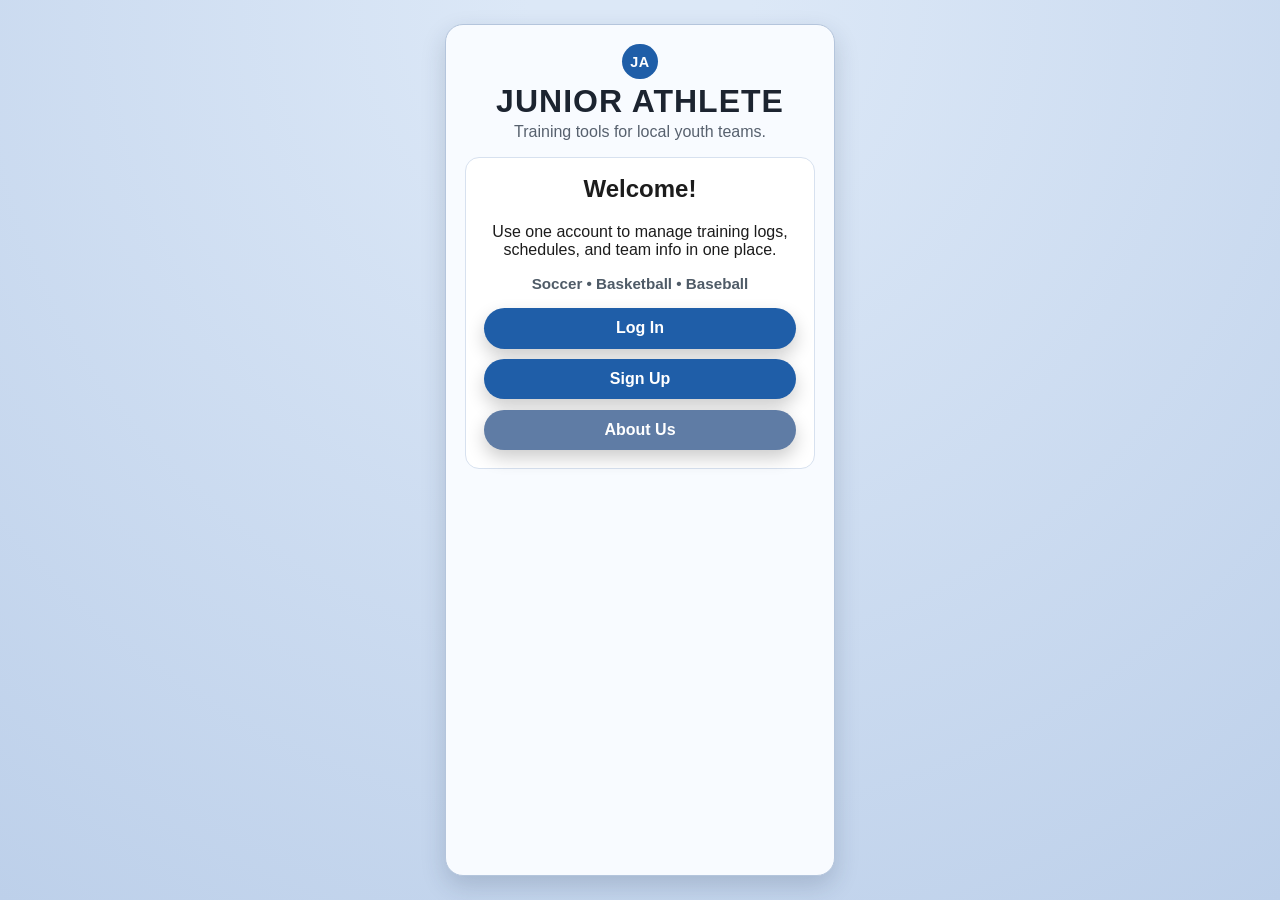
<file: index.html>
<!DOCTYPE html>
<html lang="en">
<head>
  <meta charset="UTF-8" />
  <meta name="viewport" content="width=device-width, initial-scale=1.0" />
  <title>J-Athlete | Welcome</title>
  <link rel="stylesheet" href="styles.css" />
</head>
<body>
  <main class="phone-shell">
    <header class="top-brand">
      <span class="brand-ball">JA</span>
      <h1>JUNIOR ATHLETE</h1>
      <p>Training tools for local youth teams.</p>
    </header>

    <section class="panel">
      <h2>Welcome!</h2>
      <p>Use one account to manage training logs, schedules, and team info in one place.</p>
      <div class="sports-row">Soccer • Basketball • Baseball</div>
      <nav class="stacked-actions">
        <a class="btn" href="login.html">Log In</a>
        <a class="btn" href="signup.html">Sign Up</a>
        <a class="btn btn-soft" href="about.html">About Us</a>
      </nav>
    </section>
  </main>
</body>
</html>
</file>
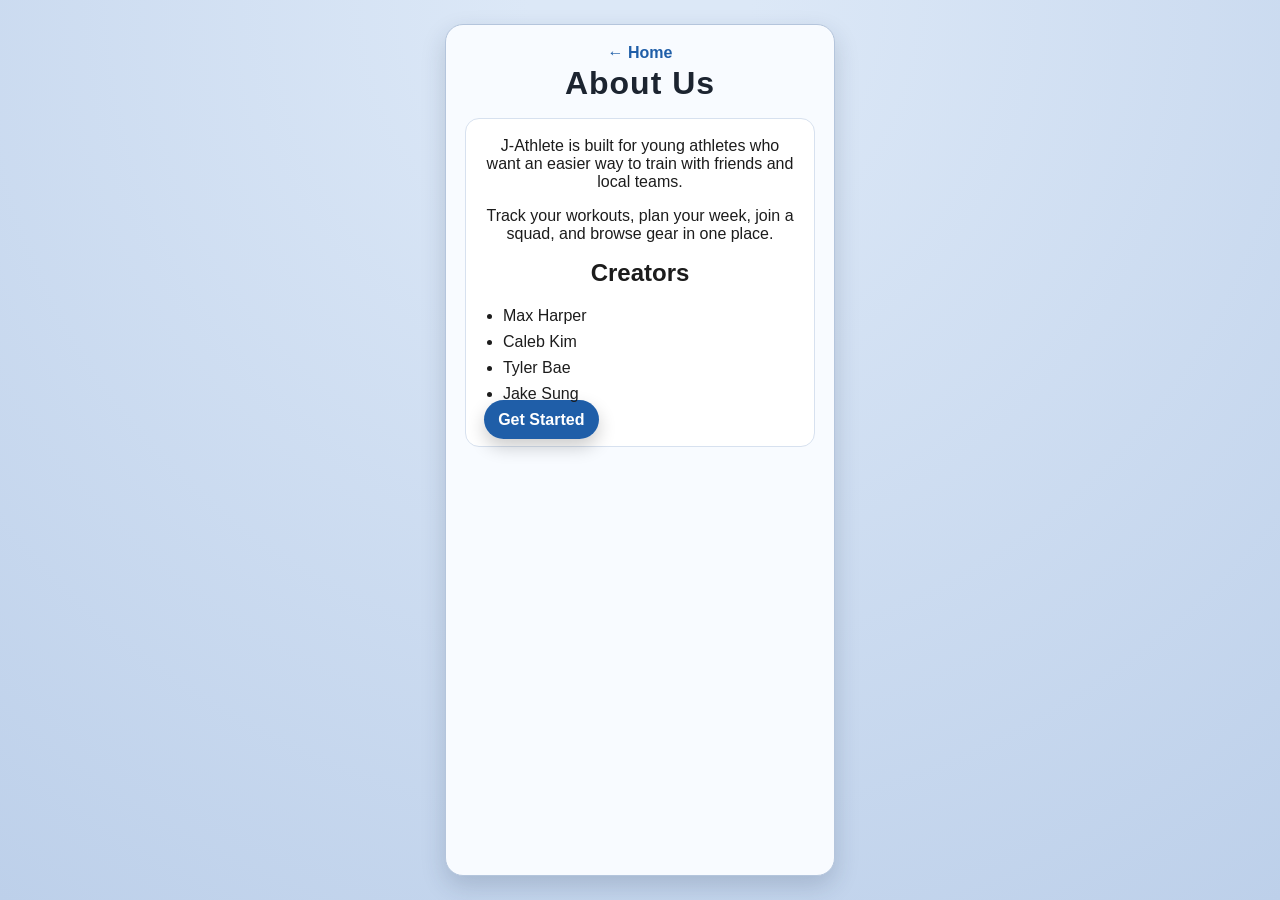
<file: about.html>
<!DOCTYPE html>
<html lang="en">
<head>
  <meta charset="UTF-8" />
  <meta name="viewport" content="width=device-width, initial-scale=1.0" />
  <title>J-Athlete | About</title>
  <link rel="stylesheet" href="styles.css" />
</head>
<body>
  <main class="phone-shell">
    <header class="page-header">
      <a href="index.html" class="back-link">← Home</a>
      <h1>About Us</h1>
    </header>

    <section class="panel">
      <p>J-Athlete is built for young athletes who want an easier way to train with friends and local teams.</p>
      <p>Track your workouts, plan your week, join a squad, and browse gear in one place.</p>
      <h2>Creators</h2>
      <ul id="creator-list">
        <li>Max Harper</li>
        <li>Caleb Kim</li>
        <li>Tyler Bae</li>
        <li>Jake Sung</li>
      </ul>
      <a class="btn" href="signup.html">Get Started</a>
    </section>
  </main>
</body>
</html>
</file>
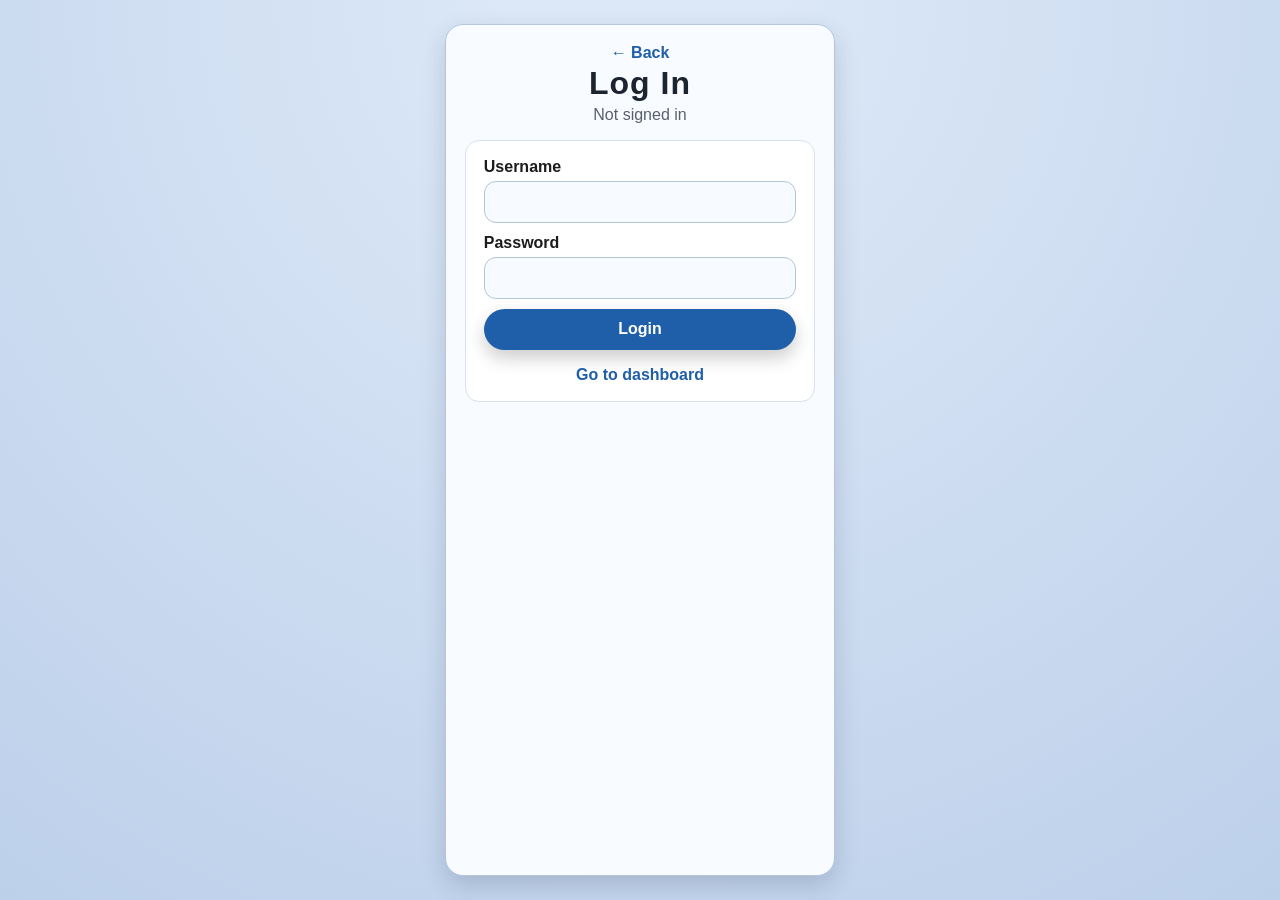
<file: dashboard.html>
<!DOCTYPE html>
<html lang="en">
<head>
  <meta charset="UTF-8" />
  <meta name="viewport" content="width=device-width, initial-scale=1.0" />
  <title>J-Athlete | Dashboard</title>
  <link rel="stylesheet" href="styles.css" />
</head>
<body>
  <main class="phone-shell">
    <header class="page-header">
      <a href="index.html" class="back-link">← Home</a>
      <h1>Dashboard</h1>
      <p id="current-user"></p>
      <button type="button" id="logout-btn" class="btn btn-soft">Log out</button>
    </header>

    <section class="panel">
      <h2>Your Tools</h2>
      <nav class="stacked-actions">
        <a class="btn" href="profile.html">Profile</a>
        <a class="btn" href="tracker.html">Miles & Time Tracker</a>
        <a class="btn" href="schedule.html">Schedule</a>
        <a class="btn" href="team.html">Team & Gear Market</a>
        <a class="btn" href="gear.html">Buy Gear</a>
      </nav>
    </section>
  </main>
  <script src="app.js"></script>
</body>
</html>
</file>
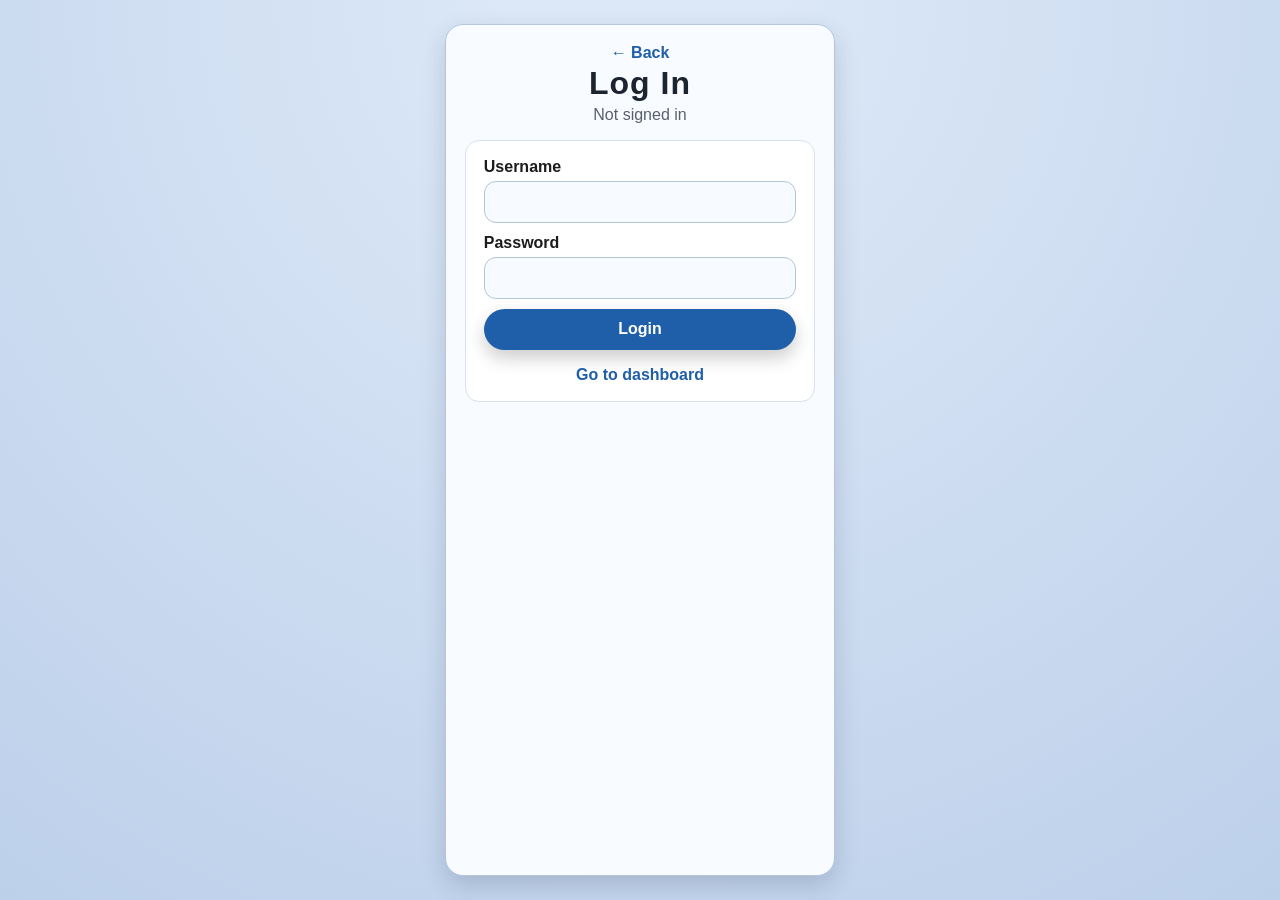
<file: gear.html>
<!DOCTYPE html>
<html lang="en">
<head>
  <meta charset="UTF-8" />
  <meta name="viewport" content="width=device-width, initial-scale=1.0" />
  <title>J-Athlete | Gear</title>
  <link rel="stylesheet" href="styles.css" />
</head>
<body>
  <main class="phone-shell">
    <header class="page-header">
      <a href="dashboard.html" class="back-link">← Dashboard</a>
      <h1>Buy Gear</h1>
      <p id="current-user"></p>
    </header>

    <section class="panel">
      <ul id="gear-list"></ul>
    </section>
  </main>
  <script src="app.js"></script>
</body>
</html>
</file>
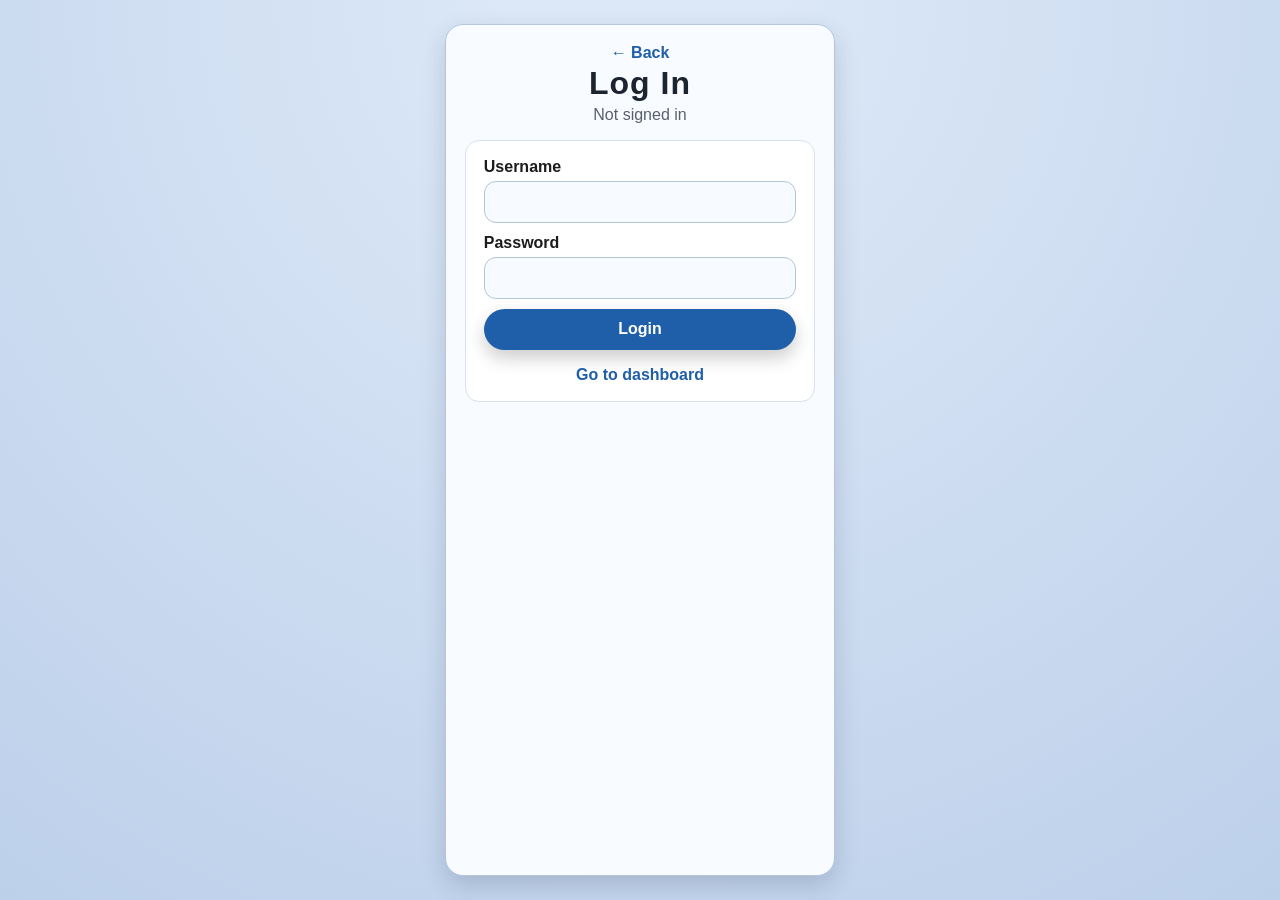
<file: login.html>
<!DOCTYPE html>
<html lang="en">
<head>
  <meta charset="UTF-8" />
  <meta name="viewport" content="width=device-width, initial-scale=1.0" />
  <title>J-Athlete | Login</title>
  <link rel="stylesheet" href="styles.css" />
</head>
<body>
  <main class="phone-shell">
    <header class="page-header">
      <a href="index.html" class="back-link">← Back</a>
      <h1>Log In</h1>
      <p id="current-user"></p>
    </header>

    <section class="panel">
      <form id="login-form" class="form-grid">
        <label>Username
          <input type="text" id="username" required minlength="3" autocomplete="username" />
        </label>
        <label>Password
          <input type="password" id="password" required minlength="6" autocomplete="current-password" />
        </label>
        <button type="submit" class="btn">Login</button>
      </form>
      <p id="login-status" aria-live="polite"></p>
      <a class="text-link" href="dashboard.html">Go to dashboard</a>
    </section>
  </main>
  <script src="app.js"></script>
</body>
</html>
</file>
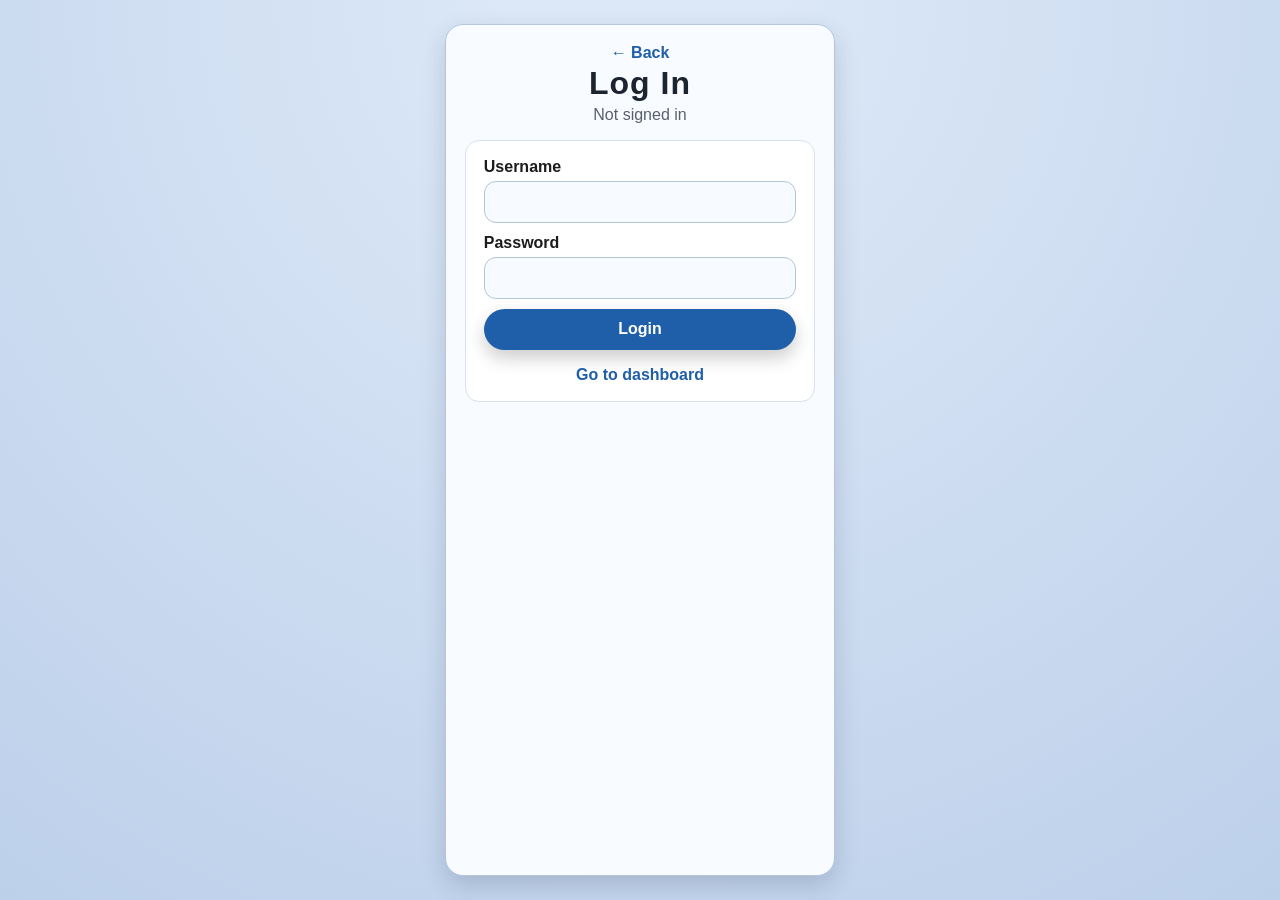
<file: profile.html>
<!DOCTYPE html>
<html lang="en">
<head>
  <meta charset="UTF-8" />
  <meta name="viewport" content="width=device-width, initial-scale=1.0" />
  <title>J-Athlete | Profile</title>
  <link rel="stylesheet" href="styles.css" />
</head>
<body>
  <main class="phone-shell">
    <header class="page-header">
      <a href="dashboard.html" class="back-link">← Dashboard</a>
      <h1>Profile</h1>
      <p id="current-user"></p>
    </header>

    <section class="panel">
      <form id="profile-form" class="form-grid">
        <label>Display Name
          <input type="text" id="display-name" required />
        </label>
        <label>Skill Level
          <select id="skill-level" required>
            <option value="Beginner">Beginner</option>
            <option value="Intermediate">Intermediate</option>
            <option value="Advanced">Advanced</option>
            <option value="Elite">Elite</option>
          </select>
        </label>
        <button type="submit" class="btn">Save Profile</button>
      </form>
      <p id="profile-status" aria-live="polite"></p>
    </section>
  </main>
  <script src="app.js"></script>
</body>
</html>
</file>
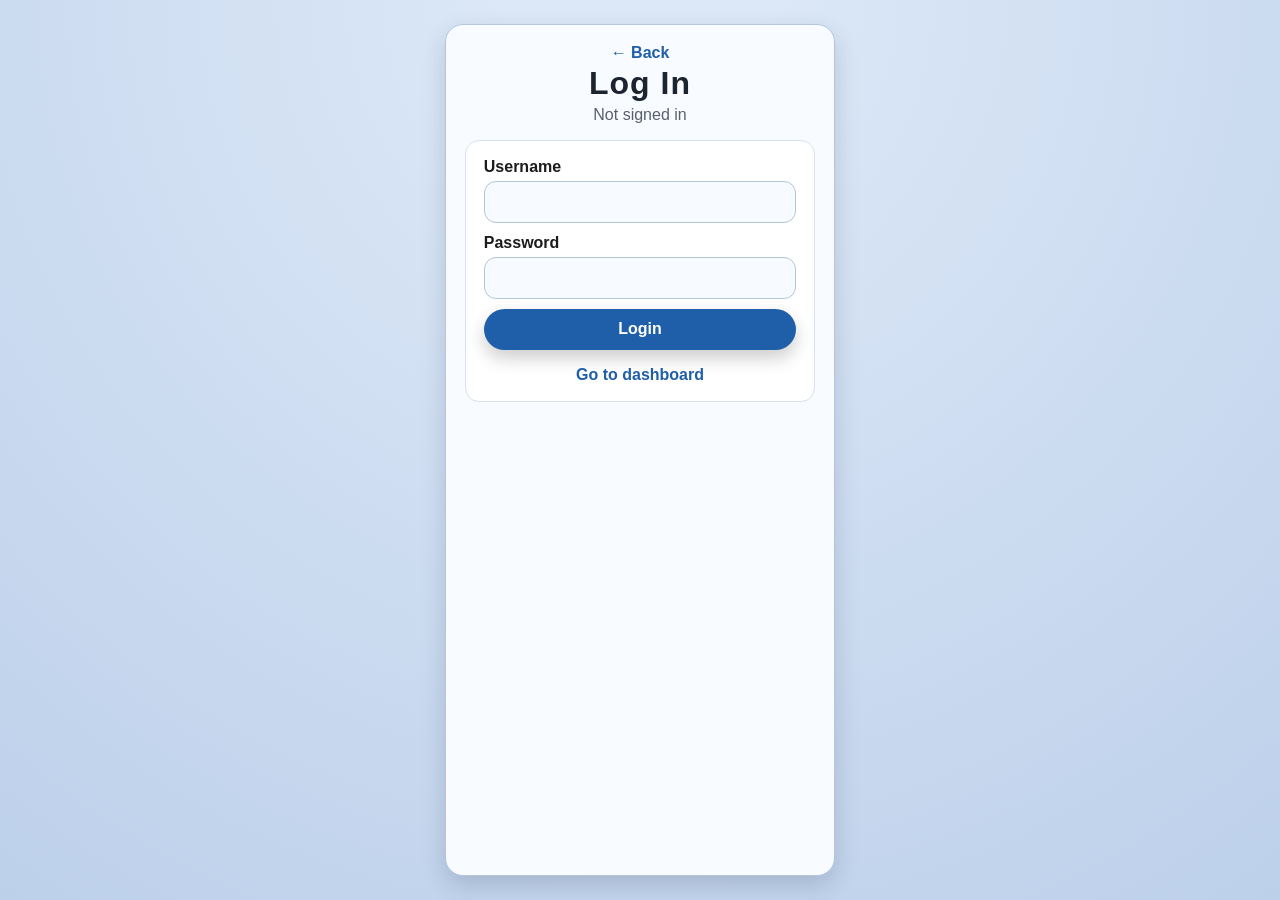
<file: schedule.html>
<!DOCTYPE html>
<html lang="en">
<head>
  <meta charset="UTF-8" />
  <meta name="viewport" content="width=device-width, initial-scale=1.0" />
  <title>J-Athlete | Schedule</title>
  <link rel="stylesheet" href="styles.css" />
</head>
<body>
  <main class="phone-shell">
    <header class="page-header">
      <a href="dashboard.html" class="back-link">← Dashboard</a>
      <h1>Schedule</h1>
      <p id="current-user"></p>
    </header>

    <section class="panel">
      <form id="schedule-form" class="form-grid">
        <label>Date
          <input type="date" id="schedule-date" required />
        </label>
        <label>Plan
          <input type="text" id="schedule-plan" placeholder="Long run, intervals..." required />
        </label>
        <button type="submit" class="btn">Add to Schedule</button>
      </form>
      <ul id="schedule-list"></ul>
    </section>
  </main>
  <script src="app.js"></script>
</body>
</html>
</file>
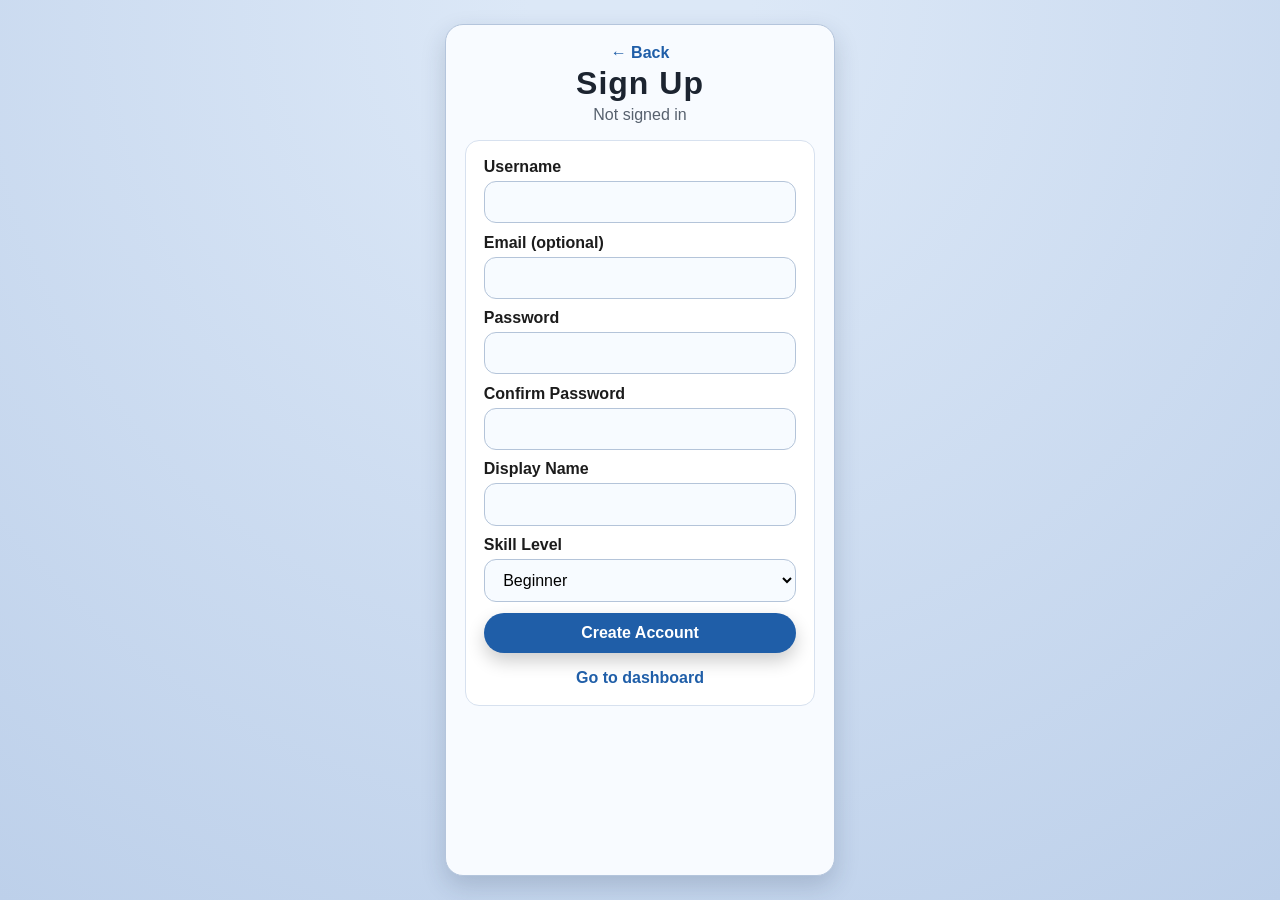
<file: signup.html>
<!DOCTYPE html>
<html lang="en">
<head>
  <meta charset="UTF-8" />
  <meta name="viewport" content="width=device-width, initial-scale=1.0" />
  <title>J-Athlete | Sign Up</title>
  <link rel="stylesheet" href="styles.css" />
</head>
<body>
  <main class="phone-shell">
    <header class="page-header">
      <a href="index.html" class="back-link">← Back</a>
      <h1>Sign Up</h1>
      <p id="current-user"></p>
    </header>

    <section class="panel">
      <form id="signup-form" class="form-grid">
        <label>Username
          <input type="text" id="signup-username" required minlength="3" autocomplete="username" />
        </label>
        <label>Email (optional)
          <input type="email" id="signup-email" />
        </label>
        <label>Password
          <input type="password" id="signup-password" required minlength="6" autocomplete="new-password" />
        </label>
        <label>Confirm Password
          <input type="password" id="signup-confirm-password" required minlength="6" autocomplete="new-password" />
        </label>
        <label>Display Name
          <input type="text" id="signup-display-name" required />
        </label>
        <label>Skill Level
          <select id="signup-skill-level" required>
            <option value="Beginner">Beginner</option>
            <option value="Intermediate">Intermediate</option>
            <option value="Advanced">Advanced</option>
            <option value="Elite">Elite</option>
          </select>
        </label>
        <button type="submit" class="btn">Create Account</button>
      </form>
      <p id="signup-status" aria-live="polite"></p>
      <a class="text-link" href="dashboard.html">Go to dashboard</a>
    </section>
  </main>
  <script src="app.js"></script>
</body>
</html>
</file>
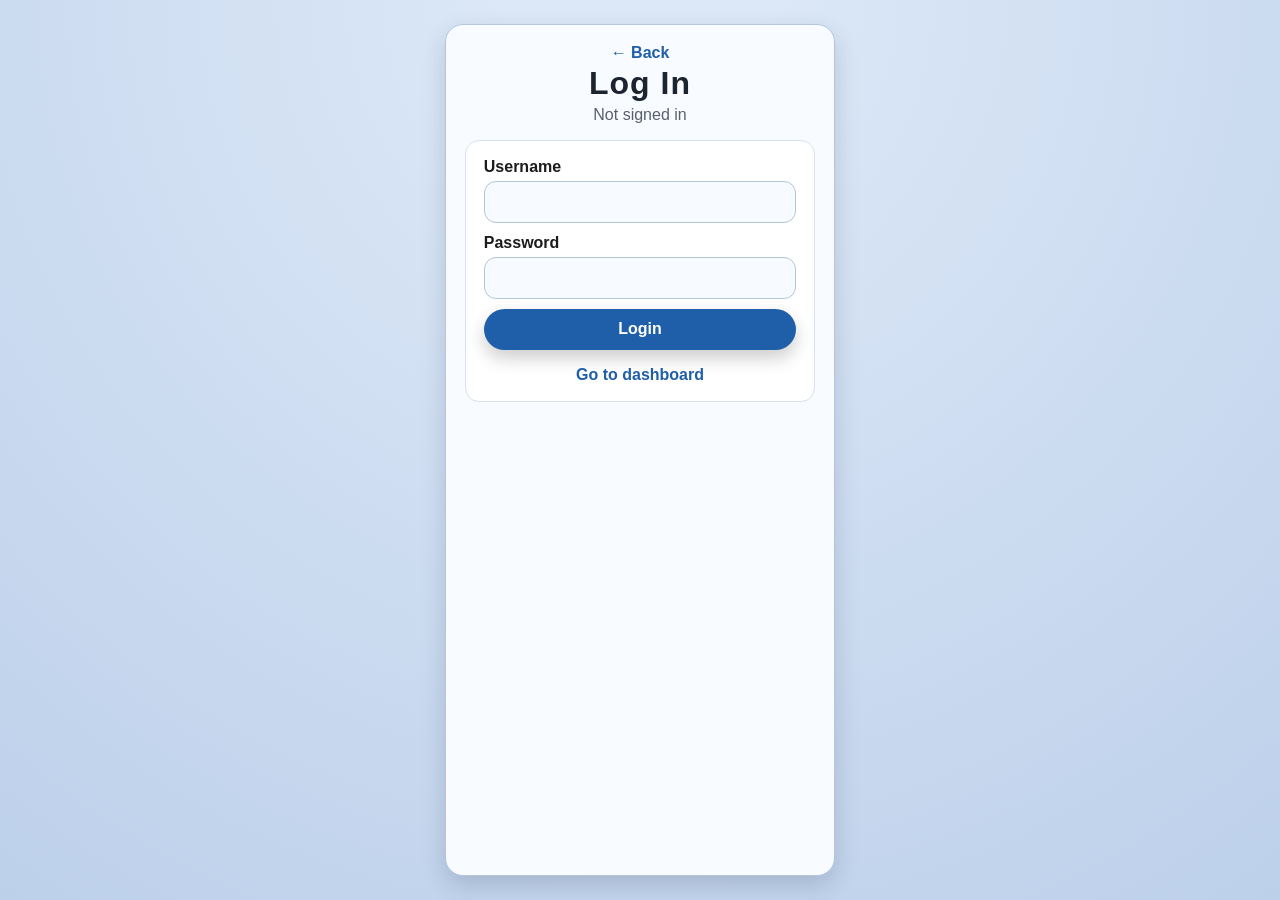
<file: team.html>
<!DOCTYPE html>
<html lang="en">
<head>
  <meta charset="UTF-8" />
  <meta name="viewport" content="width=device-width, initial-scale=1.0" />
  <title>J-Athlete | Team & Gear Market</title>
  <link rel="stylesheet" href="styles.css" />
</head>
<body>
  <main class="phone-shell">
    <header class="page-header">
      <a href="dashboard.html" class="back-link">← Dashboard</a>
      <h1>Team & Gear Market</h1>
      <p id="current-user"></p>
    </header>

    <section class="panel shop-panel">
      <p id="team-status" aria-live="polite"></p>

      <div class="shop-toolbar form-grid">
        <label>Search Teams
          <input type="text" id="team-search" placeholder="Search by team, city, or sport" />
        </label>
        <label>Gear Category
          <select id="gear-filter">
            <option value="All">All</option>
            <option value="Footwear">Footwear</option>
            <option value="Recovery">Recovery</option>
            <option value="Tech">Tech</option>
            <option value="Training">Training</option>
          </select>
        </label>
      </div>

      <h2>Browse Teams</h2>
      <div id="team-list" class="shop-grid"></div>

      <h2>Sports Gear Deals</h2>
      <div id="team-gear-grid" class="shop-grid"></div>
    </section>
  </main>
  <script src="app.js"></script>
</body>
</html>
</file>
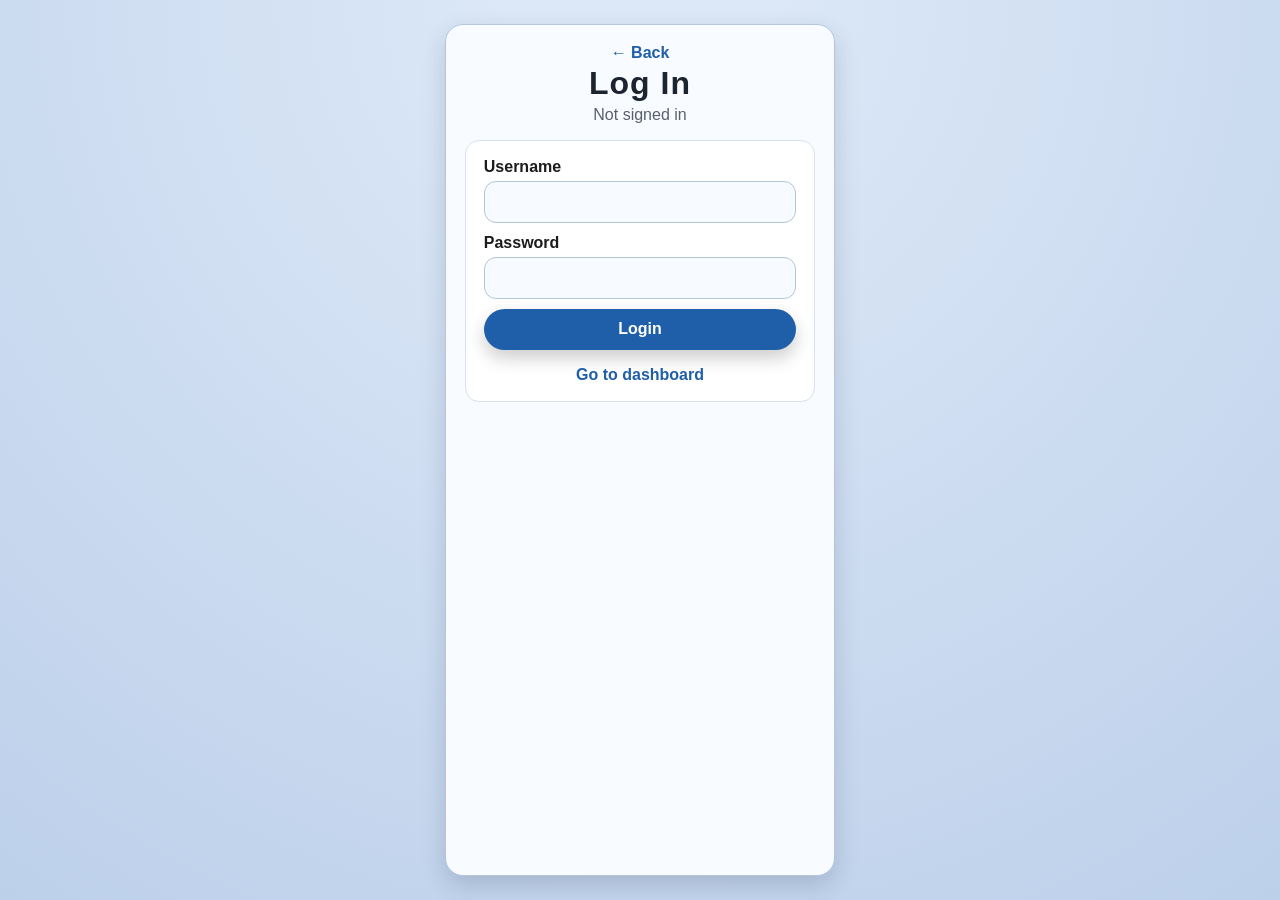
<file: tracker.html>
<!DOCTYPE html>
<html lang="en">
<head>
  <meta charset="UTF-8" />
  <meta name="viewport" content="width=device-width, initial-scale=1.0" />
  <title>J-Athlete | Tracker</title>
  <link rel="stylesheet" href="styles.css" />
</head>
<body>
  <main class="phone-shell">
    <header class="page-header">
      <a href="dashboard.html" class="back-link">← Dashboard</a>
      <h1>Miles & Time Tracker</h1>
      <p id="current-user"></p>
    </header>

    <section class="panel">
      <form id="activity-form" class="form-grid">
        <label>Activity
          <input type="text" id="activity-name" placeholder="Run, Ride..." required />
        </label>
        <label>Miles
          <input type="number" step="0.01" min="0" id="activity-miles" required />
        </label>
        <label>Time (minutes)
          <input type="number" min="0" id="activity-time" required />
        </label>
        <button type="submit" class="btn">Add Activity</button>
      </form>
      <p><strong>Total Miles:</strong> <span id="total-miles">0</span></p>
      <p><strong>Total Time:</strong> <span id="total-time">0</span> minutes</p>
      <ul id="activity-list"></ul>
    </section>
  </main>
  <script src="app.js"></script>
</body>
</html>
</file>
<file: styles.css>
:root {
  font-family: "Trebuchet MS", "Segoe UI", Arial, sans-serif;
  color: #1c2430;
}

* {
  box-sizing: border-box;
}

body {
  margin: 0;
  min-height: 100vh;
  display: flex;
  justify-content: center;
  padding: 1.5rem 0.75rem;
  background: radial-gradient(circle at top, #dce8f7 10%, #bdd0ea 100%);
}

.phone-shell {
  width: min(100%, 390px);
  background: #f8fbff;
  border-radius: 18px;
  padding: 1.2rem;
  border: 1px solid #b4c5dc;
  box-shadow: 0 10px 24px rgba(26, 44, 70, 0.18);
  animation: shell-rise 460ms ease-out both;
}

.top-brand,
.page-header {
  text-align: center;
  margin-bottom: 1rem;
}

.top-brand h1,
.page-header h1 {
  margin: 0.2rem 0;
  letter-spacing: 1px;
}

.top-brand p,
.page-header p {
  margin: 0;
  color: #57616e;
}

.brand-ball {
  display: inline-flex;
  align-items: center;
  justify-content: center;
  width: 2.2rem;
  height: 2.2rem;
  border-radius: 999px;
  background: #1f5ea8;
  color: #ffffff;
  font-size: 0.9rem;
  font-weight: 800;
  letter-spacing: 0.6px;
  animation: ball-bob 2.4s ease-in-out infinite;
}

.panel {
  background: #ffffff;
  border-radius: 14px;
  padding: 1.1rem;
  color: #1c1c1c;
  border: 1px solid #d7e1ef;
  animation: section-fade 420ms ease-out both;
}

.panel h2,
.panel p {
  margin-top: 0;
  text-align: center;
}

.sports-row {
  text-align: center;
  font-size: 0.95rem;
  color: #4f5b67;
  font-weight: 700;
  margin: 0.5rem 0 1rem;
}

.stacked-actions,
.form-grid {
  display: grid;
  gap: 0.65rem;
}

label {
  display: grid;
  gap: 0.3rem;
  font-weight: 700;
}

input,
select,
button,
.btn {
  border: none;
  border-radius: 999px;
  padding: 0.7rem 0.9rem;
  font-size: 1rem;
}

input,
select {
  border: 1px solid #b4c4d9;
  border-radius: 12px;
  background: #f7fbff;
}

.btn,
button {
  background: #1f5ea8;
  color: #fff;
  font-weight: 800;
  text-align: center;
  text-decoration: none;
  cursor: pointer;
  transition:
    transform 170ms ease,
    box-shadow 170ms ease,
    filter 170ms ease,
    background-color 170ms ease;
  box-shadow: 0 8px 18px rgba(0, 0, 0, 0.2);
}

.btn:hover,
button:hover {
  transform: translateY(-2px);
  filter: brightness(1.04);
  box-shadow: 0 11px 18px rgba(0, 0, 0, 0.24);
}

.btn:active,
button:active {
  transform: translateY(0);
  box-shadow: 0 5px 10px rgba(0, 0, 0, 0.2);
}

.btn:focus-visible,
button:focus-visible,
input:focus-visible,
select:focus-visible {
  outline: 3px solid rgba(17, 56, 120, 0.5);
  outline-offset: 2px;
}

.btn-soft {
  background: #5f7ca5;
}

.back-link,
.text-link {
  color: #1f5ea8;
  font-weight: 700;
  text-decoration: none;
}

.text-link {
  display: block;
  text-align: center;
  margin-top: 0.6rem;
}

#activity-list,
#schedule-list,
#gear-list,
#creator-list {
  margin: 0.8rem 0 0;
  padding-left: 1.2rem;
}

#gear-list li,
#creator-list li {
  margin-bottom: 0.5rem;
}

#gear-list button {
  margin-left: 0.4rem;
  padding: 0.3rem 0.7rem;
  font-size: 0.85rem;
}

.shop-panel {
  display: grid;
  gap: 0.8rem;
}

.shop-panel h2 {
  margin-bottom: 0;
}

.shop-toolbar {
  background: #f3f7fc;
  border-radius: 14px;
  padding: 0.7rem;
}

.shop-grid {
  display: grid;
  gap: 0.6rem;
}

.shop-card {
  background: #ffffff;
  border: 1px solid #d7e1ef;
  border-radius: 14px;
  padding: 0.8rem;
  display: grid;
  gap: 0.45rem;
  transition: transform 180ms ease, box-shadow 180ms ease;
}

.shop-card:hover {
  transform: translateY(-3px);
  box-shadow: 0 10px 16px rgba(28, 28, 28, 0.14);
}

.shop-card h3,
.shop-card p {
  margin: 0;
  text-align: left;
}

.shop-card-tag {
  font-size: 0.75rem;
  letter-spacing: 0.4px;
  font-weight: 800;
  color: #37506f;
  text-transform: uppercase;
}

#activity-list li,
#schedule-list li,
#gear-list li,
#creator-list li {
  animation: row-fade 280ms ease-out both;
}

@keyframes shell-rise {
  from {
    opacity: 0;
    transform: translateY(12px) scale(0.985);
  }
  to {
    opacity: 1;
    transform: translateY(0) scale(1);
  }
}

@keyframes section-fade {
  from {
    opacity: 0;
    transform: translateY(8px);
  }
  to {
    opacity: 1;
    transform: translateY(0);
  }
}

@keyframes row-fade {
  from {
    opacity: 0;
    transform: translateY(3px);
  }
  to {
    opacity: 1;
    transform: translateY(0);
  }
}

@keyframes ball-bob {
  0%,
  100% {
    transform: translateY(0);
  }
  50% {
    transform: translateY(-3px);
  }
}

@media (prefers-reduced-motion: reduce) {
  *,
  *::before,
  *::after {
    animation-duration: 0.01ms !important;
    animation-iteration-count: 1 !important;
    transition-duration: 0.01ms !important;
    scroll-behavior: auto !important;
  }
}
</file>
